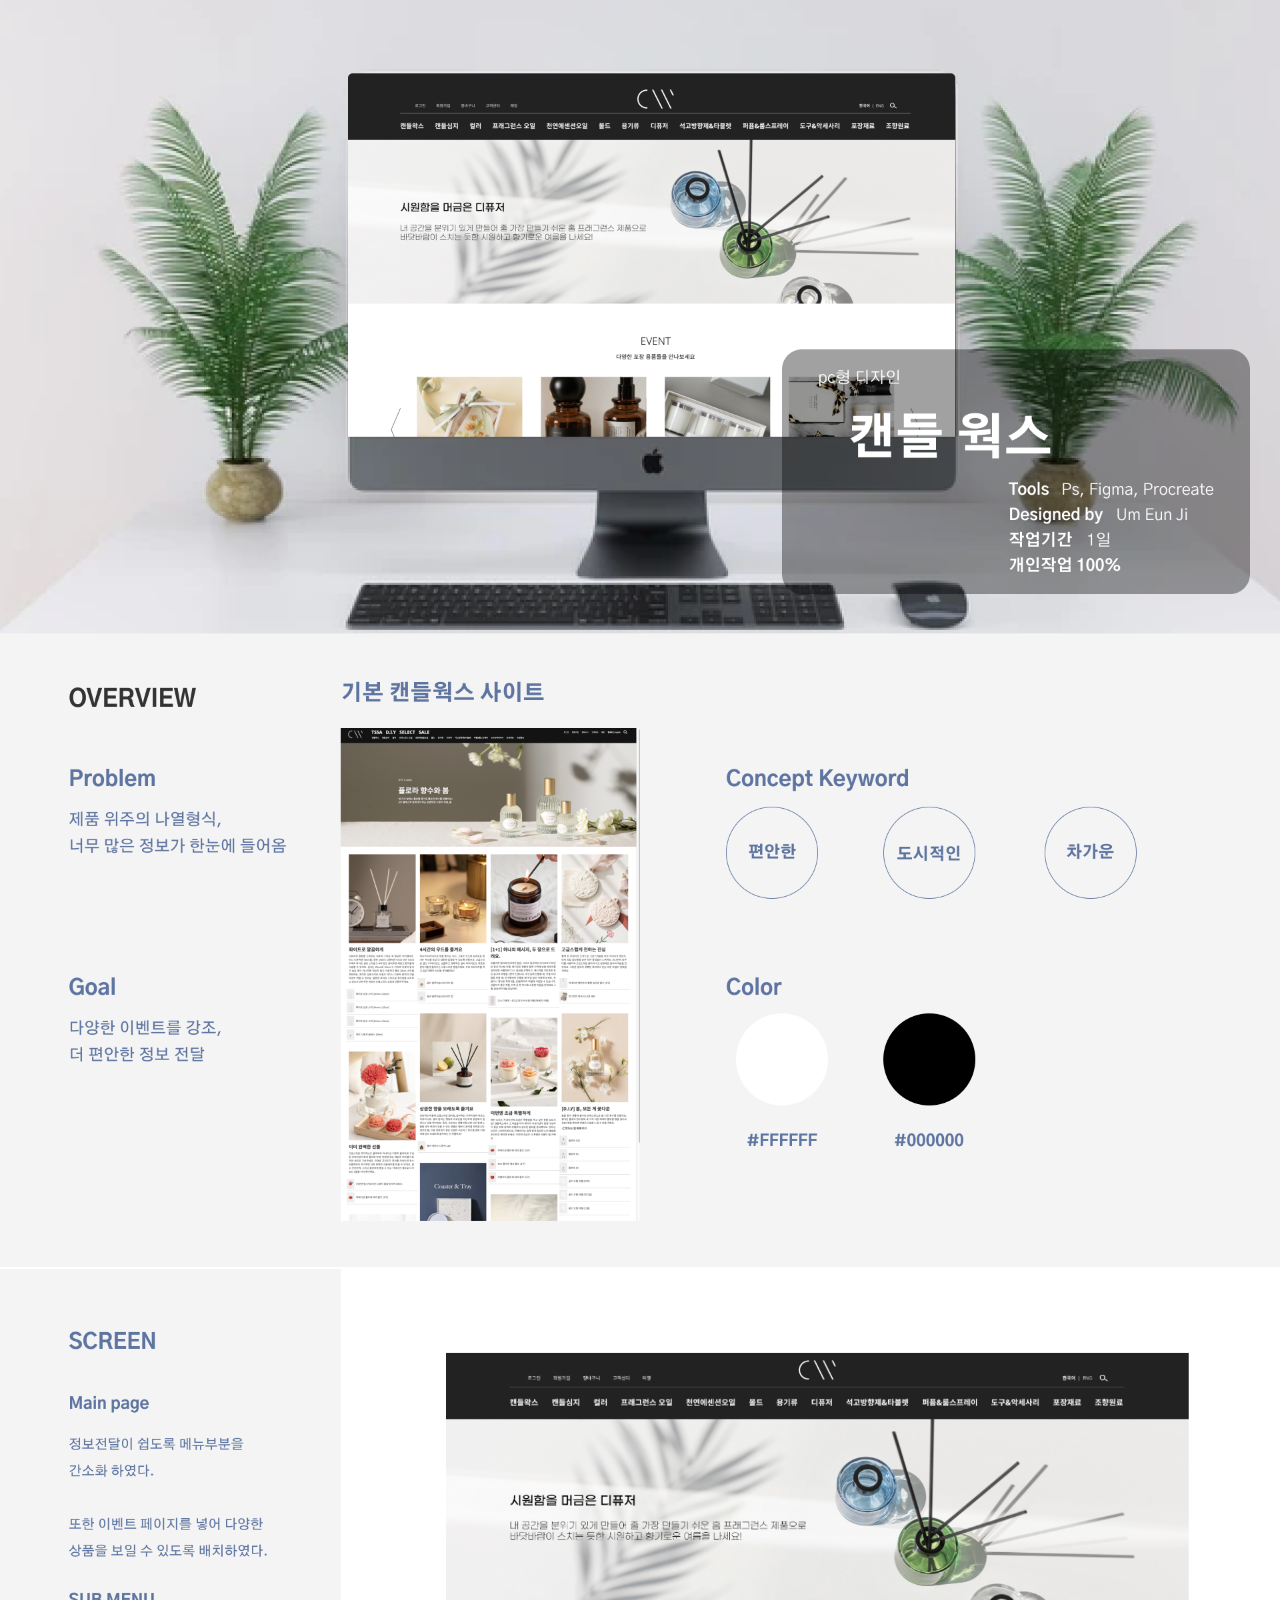
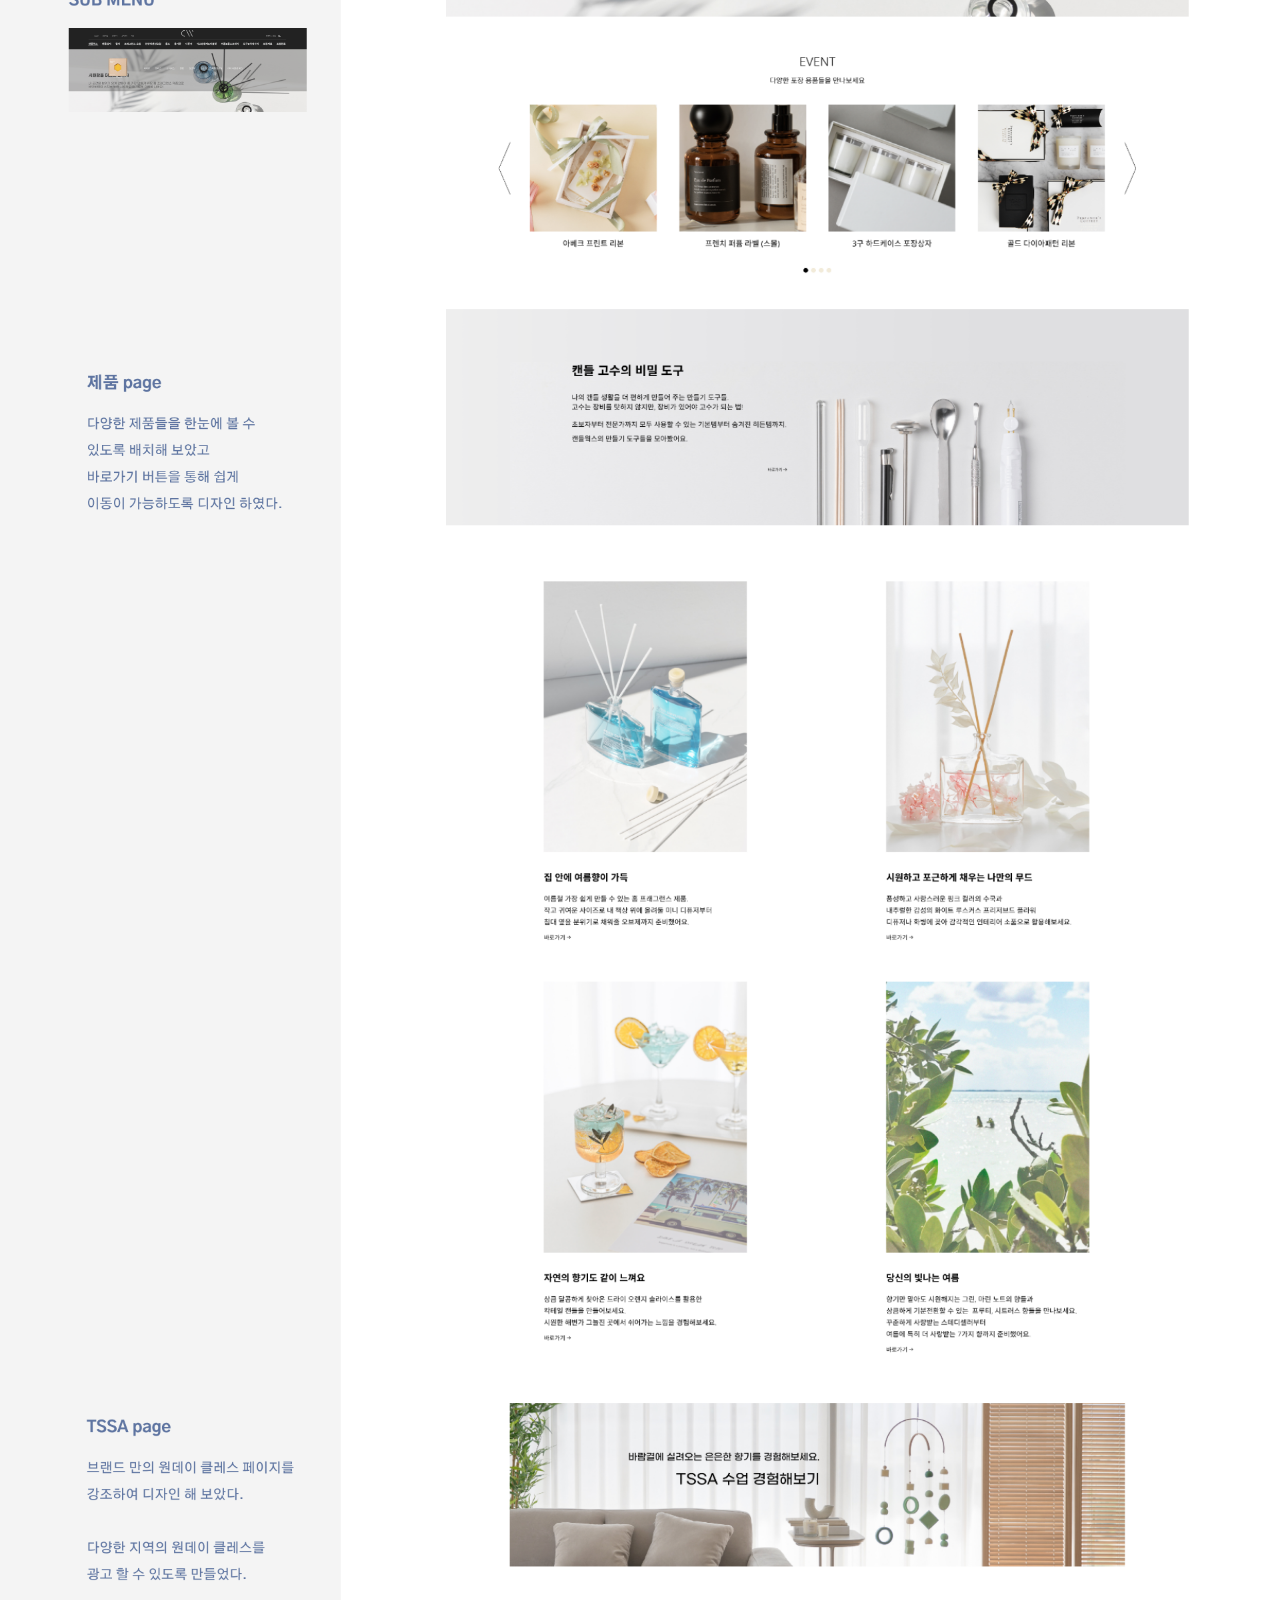
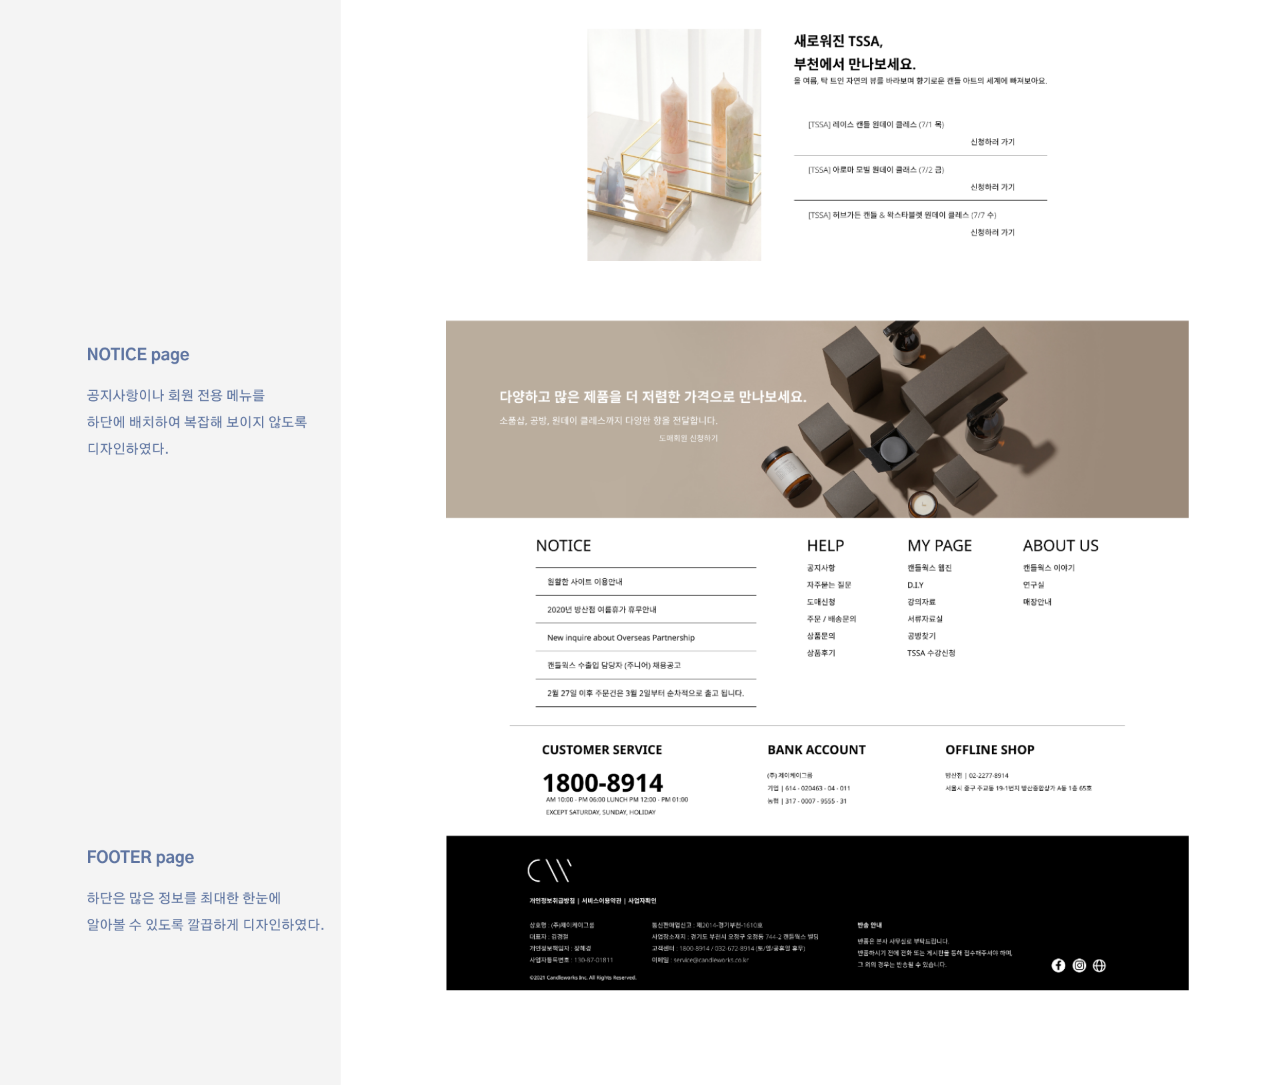
<file: candelworks.html>
<!DOCTYPE html>
<html lang="en">
<head>
    <meta charset="UTF-8">
    <meta http-equiv="X-UA-Compatible" content="IE=edge">
    <meta name="viewport" content="width=device-width, initial-scale=1, minimum-scale=1, maximum-scale=1, user-scalable=no">
    <title>CANDELWORKS</title>
    <style>
        *{
            margin: 0;
            padding: 0;
        }
        img{display: block;}
        body{
            width: 100%;
        }
        body img{width: 100%;}
    </style>
</head>
<body>
    <img src="images/candleworks.png" alt="캔들웍스">
</body>
</html>
</file>
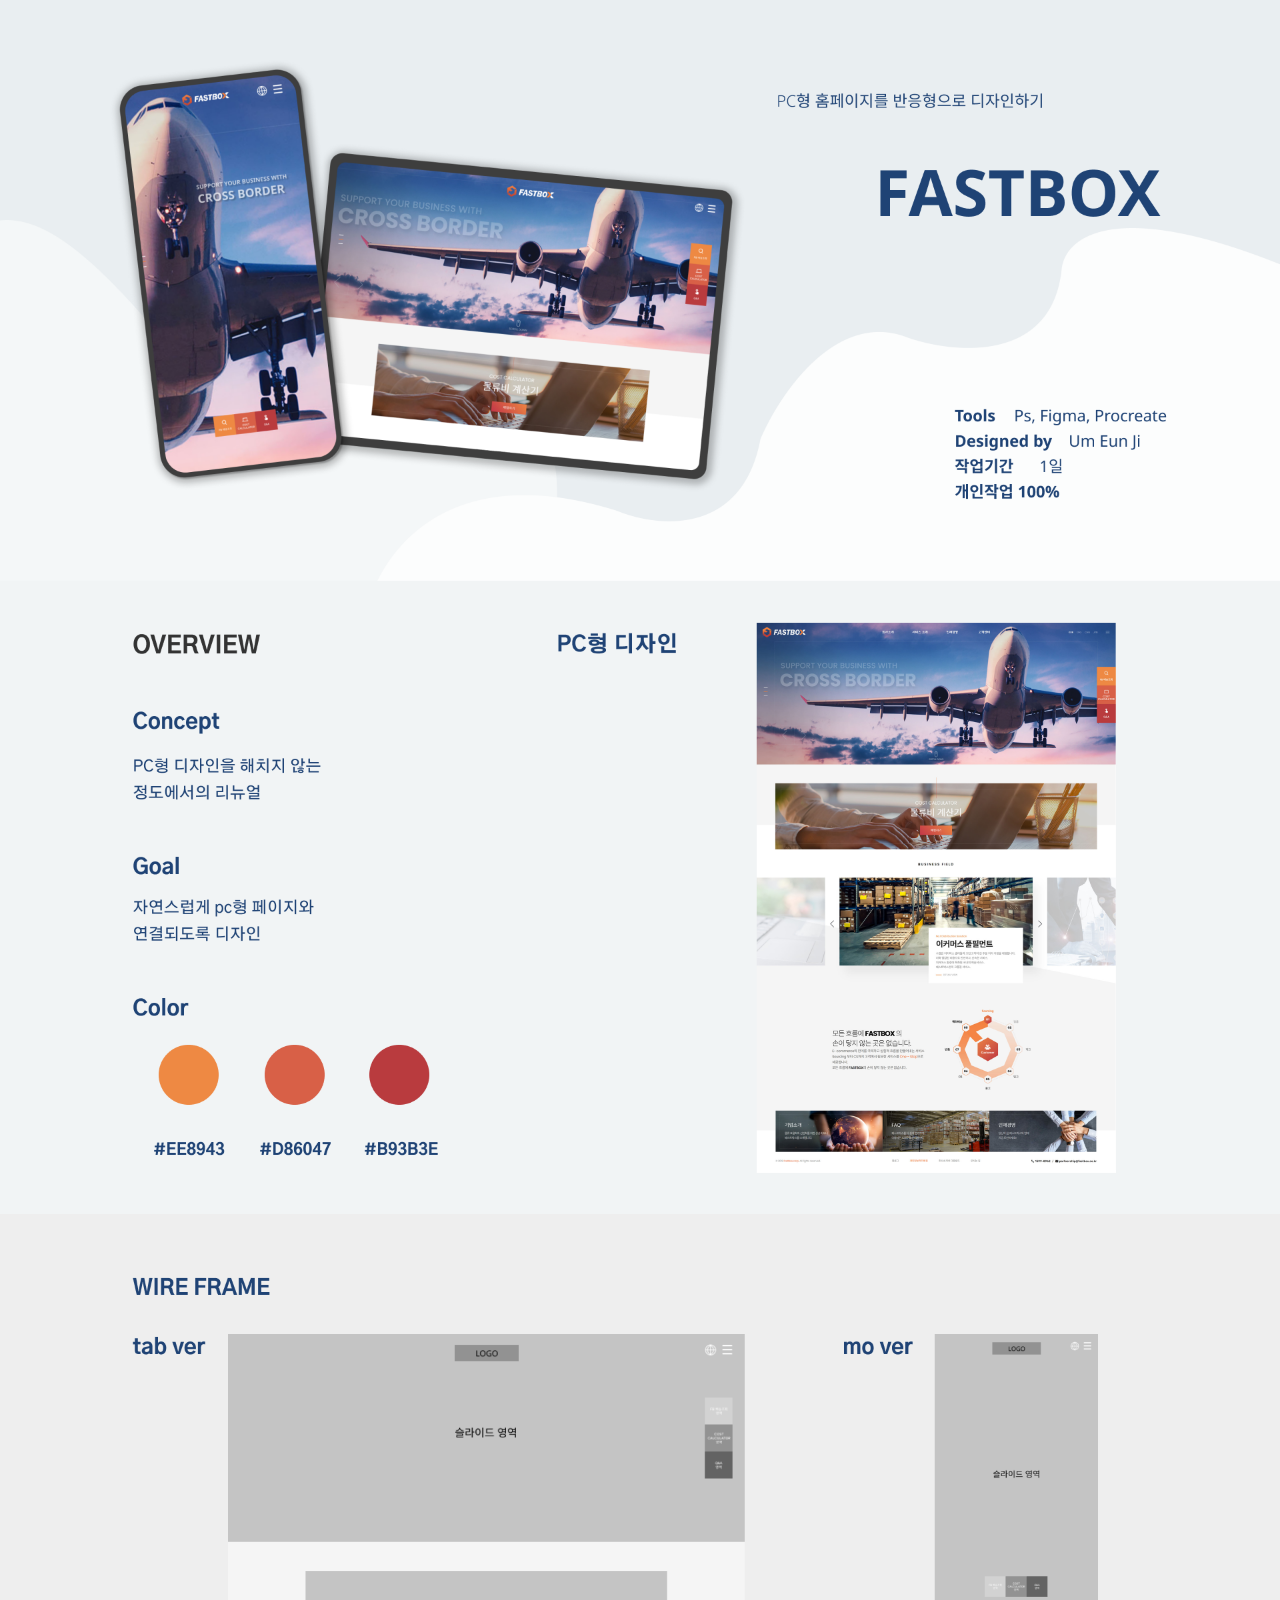
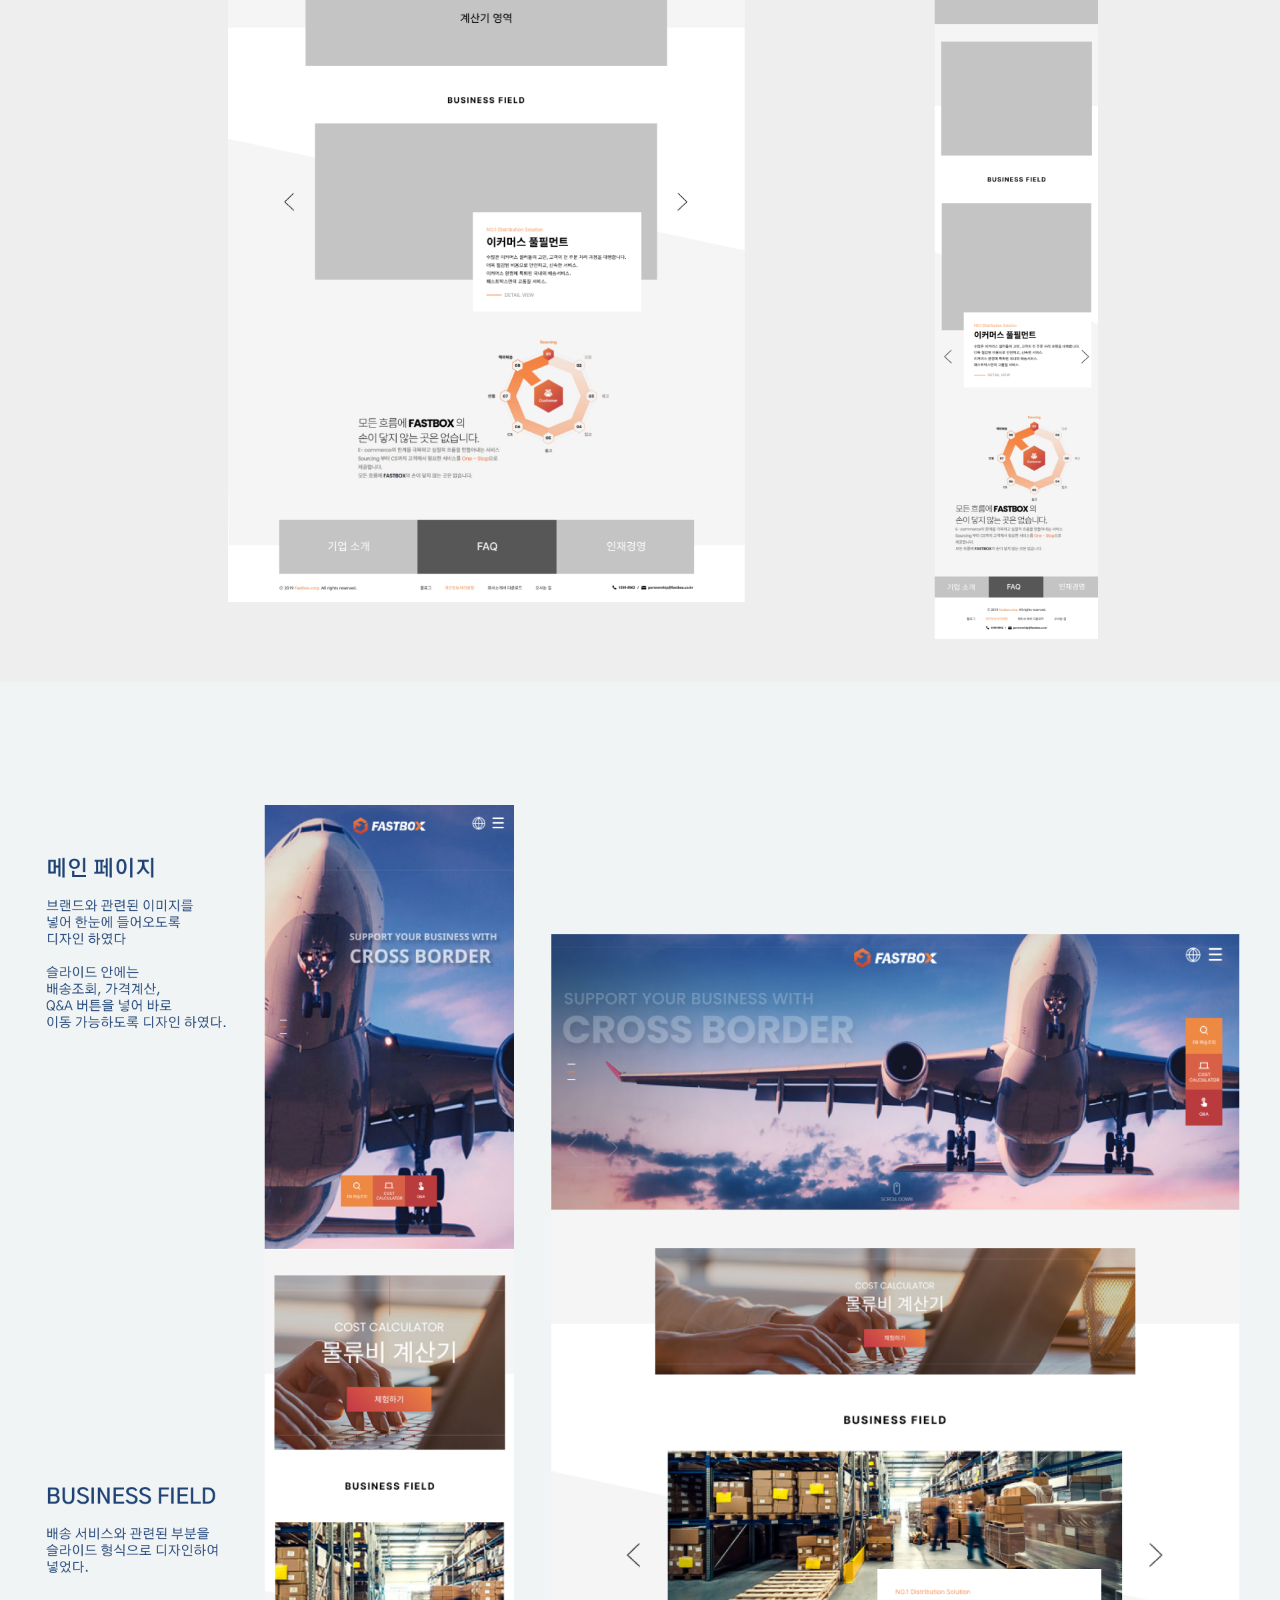
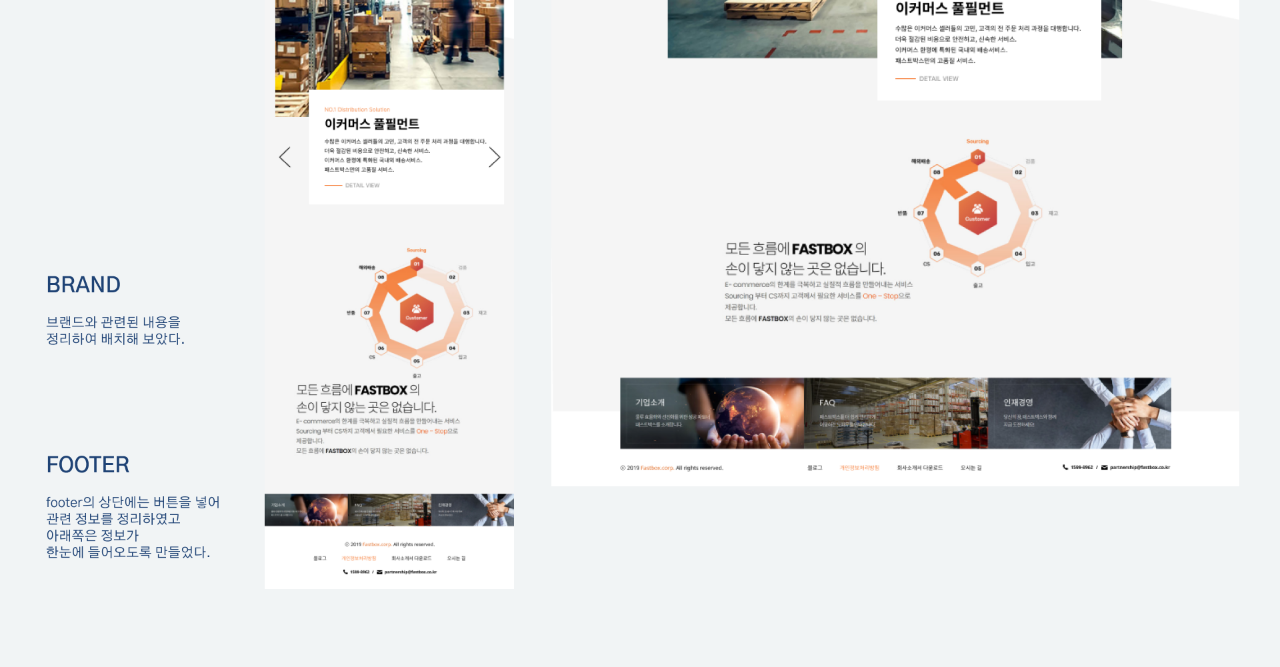
<file: fastbox.html>
<!DOCTYPE html>
<html lang="en">
<head>
    <meta charset="UTF-8">
    <meta http-equiv="X-UA-Compatible" content="IE=edge">
    <meta name="viewport" content="width=device-width, initial-scale=1, minimum-scale=1, maximum-scale=1, user-scalable=no">
    <title>FASTBOX</title>
    <style>
        *{
            margin: 0;
            padding: 0;
        }
        img{display: block;}
        body{
            width: 100%;
        }
        body img{width: 100%;}
    </style>
</head>
<body>
    <img src="images/fastbox.png" alt="FASTBOX">
</body>
</html>
</file>
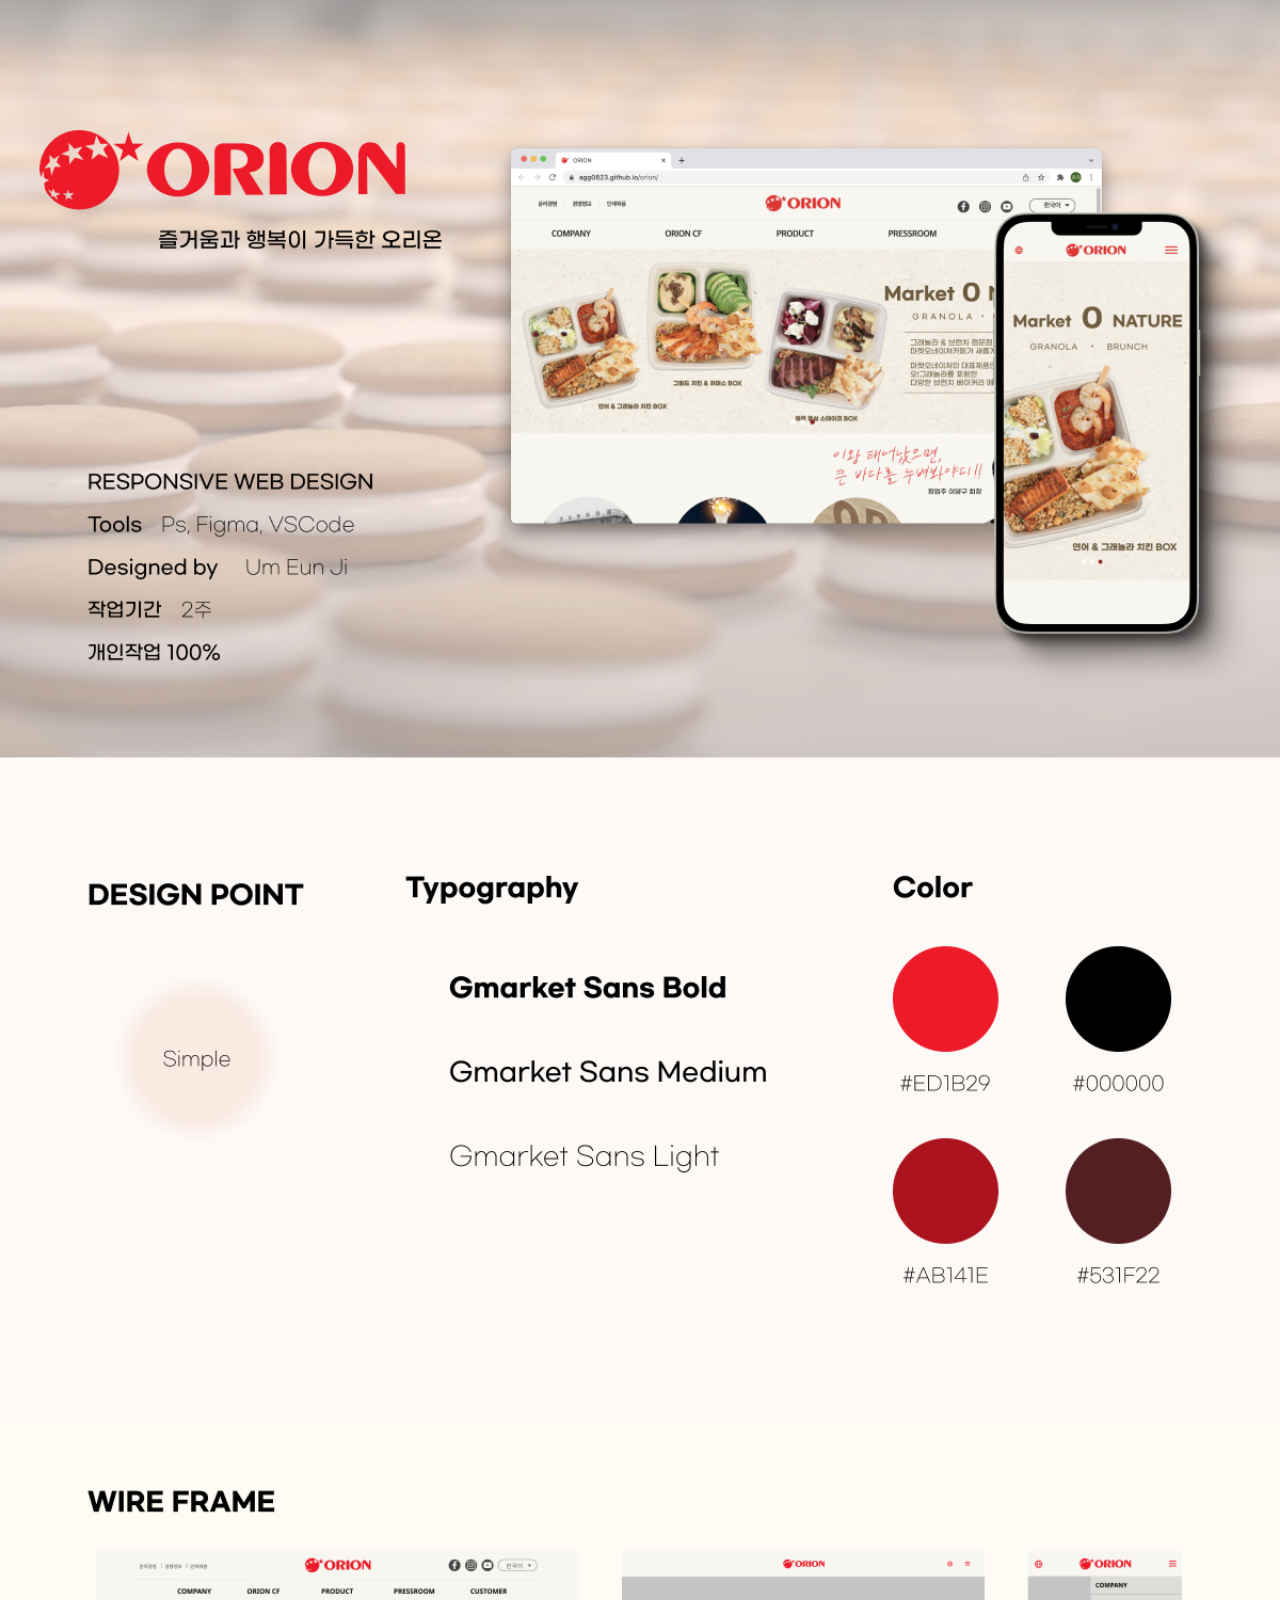
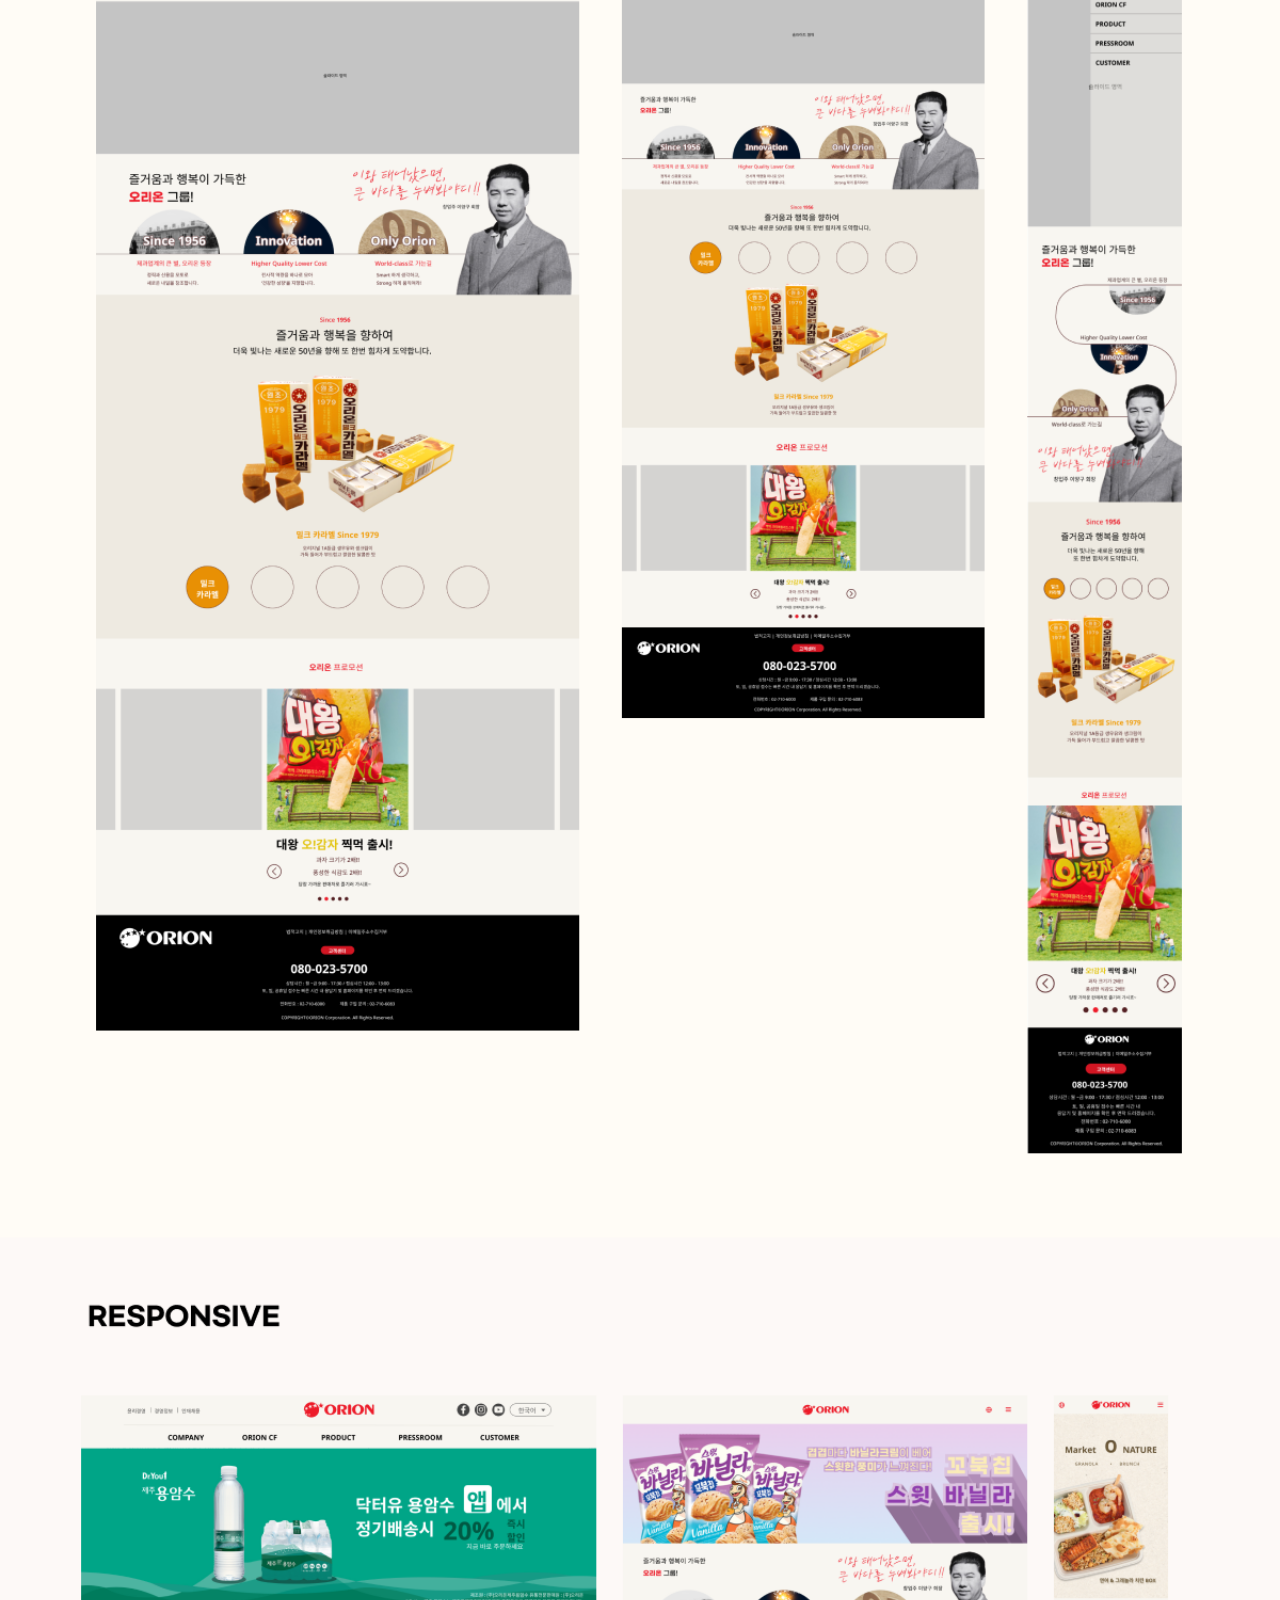
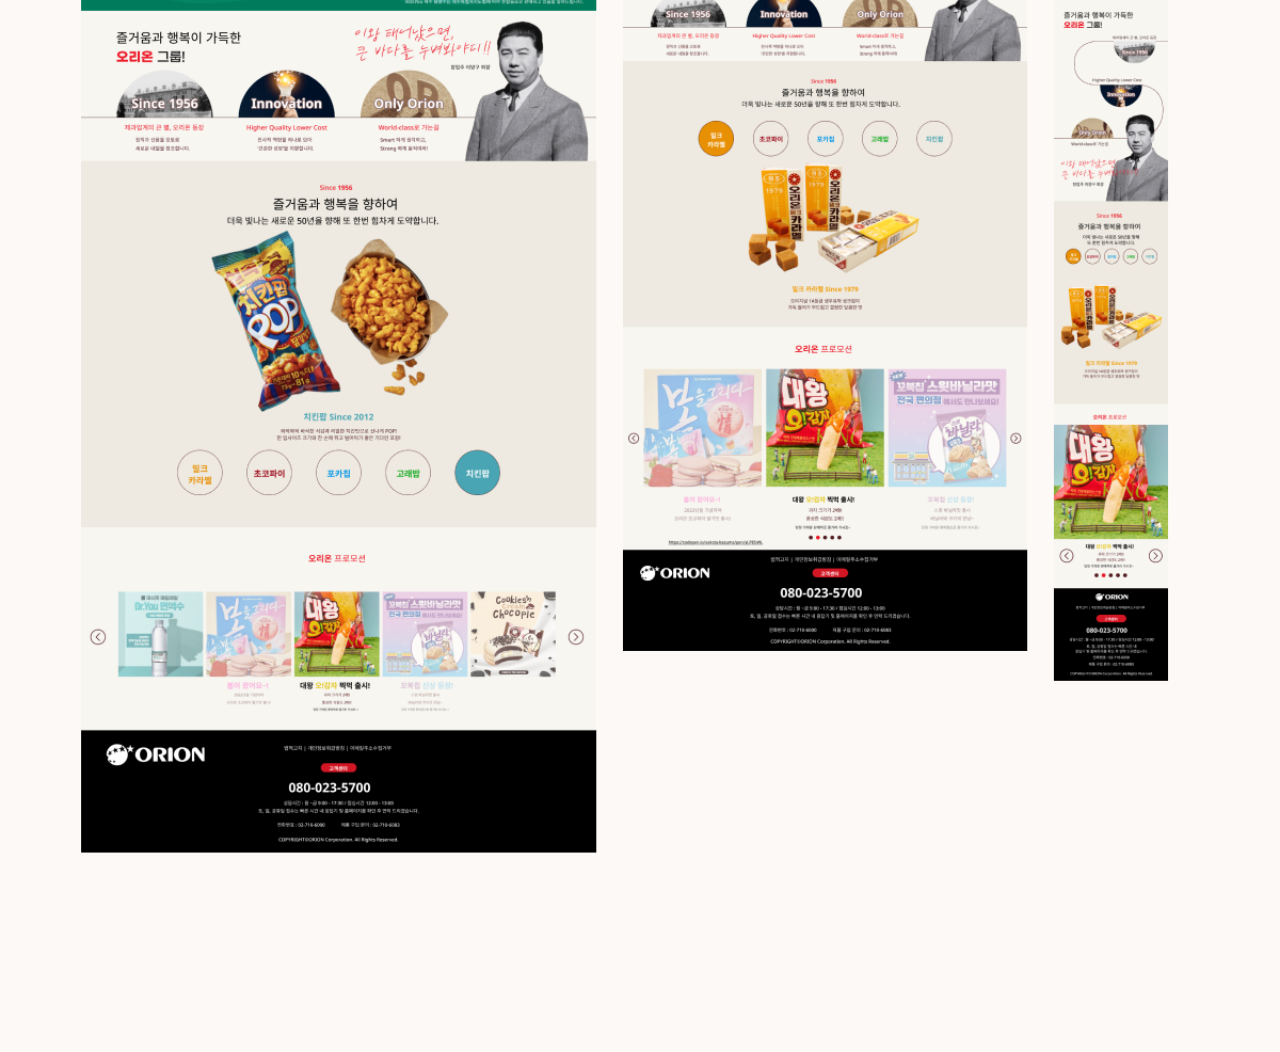
<file: orion.html>
<!DOCTYPE html>
<html lang="en">
<head>
    <meta charset="UTF-8">
    <meta http-equiv="X-UA-Compatible" content="IE=edge">
    <meta name="viewport" content="width=device-width, initial-scale=1, minimum-scale=1, maximum-scale=1, user-scalable=no">
    <title>ORION</title>
    <style>
        *{
            margin: 0;
            padding: 0;
        }
        img{display: block;}
        body{
            width: 100%;
        }
        body img{width: 100%;}
    </style>
</head>
<body>
    <img src="images/orion.png" alt="orion">
</body>
</html>
</file>
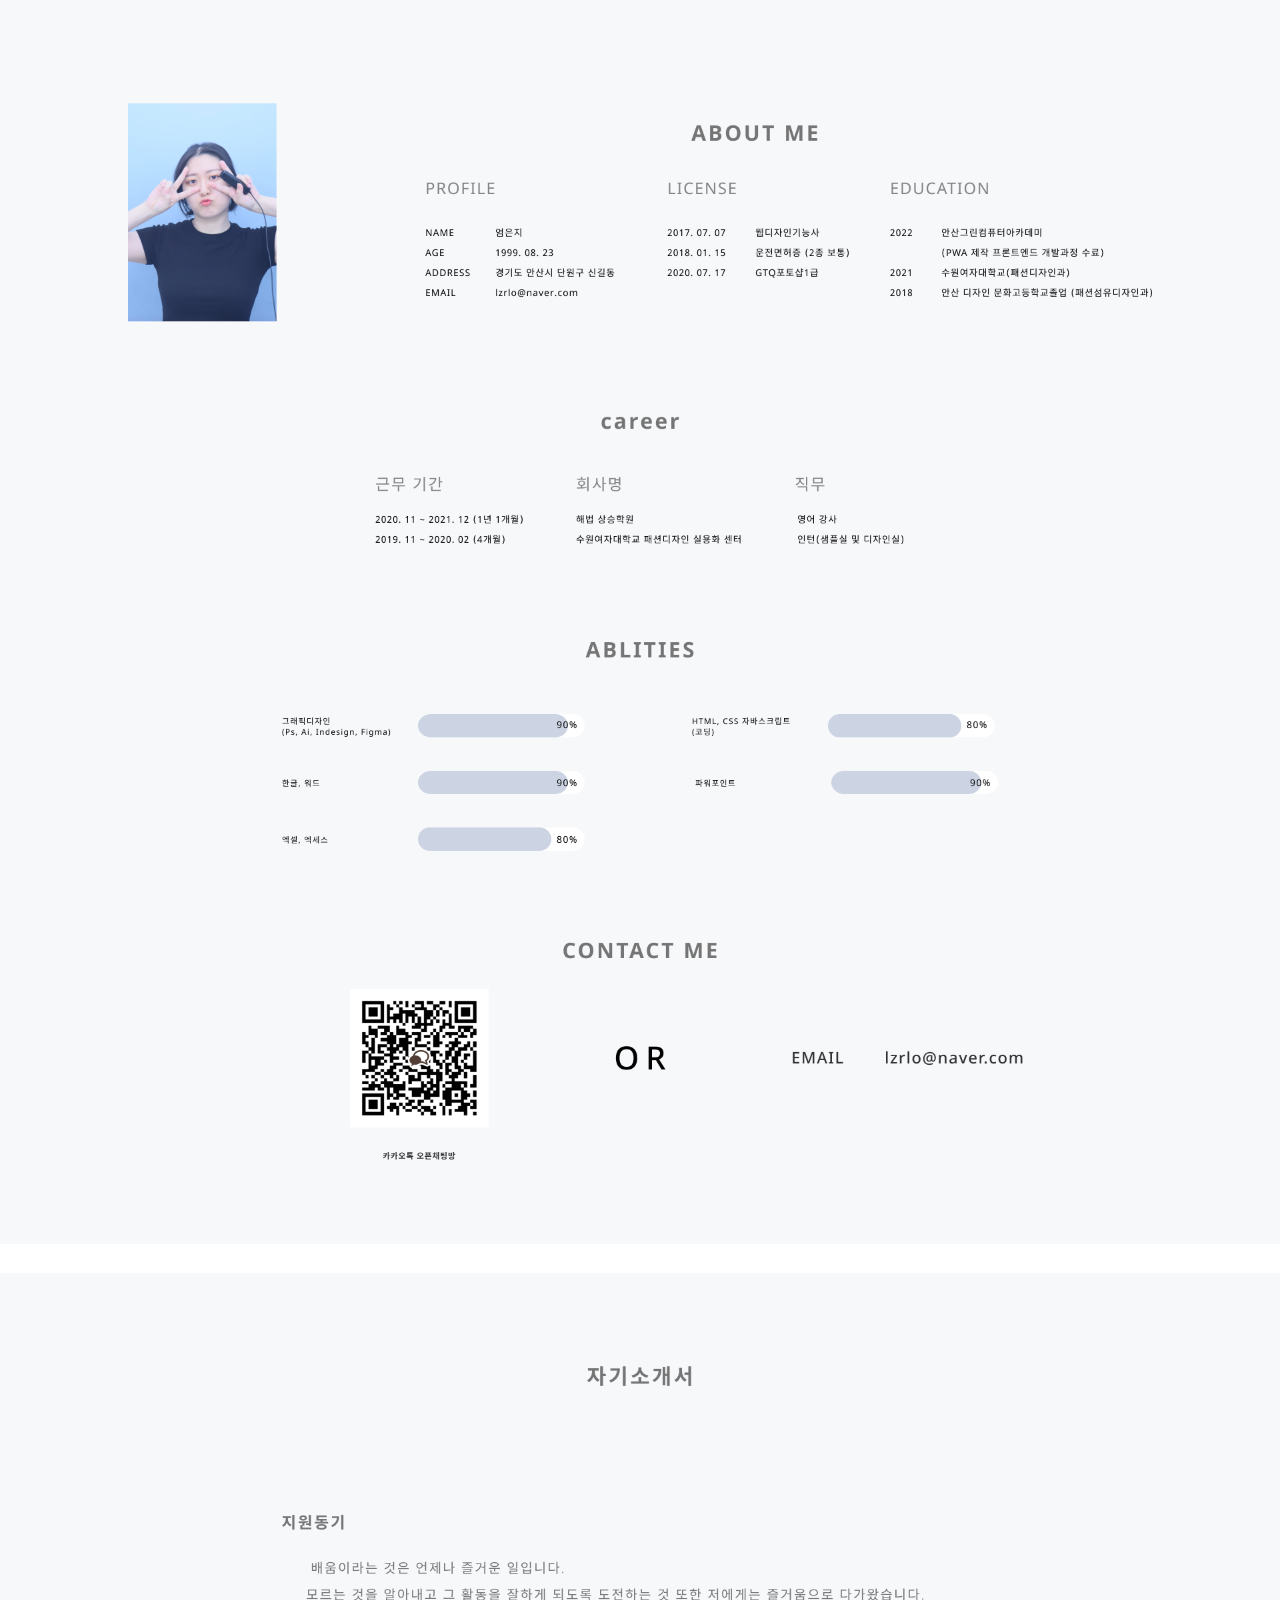
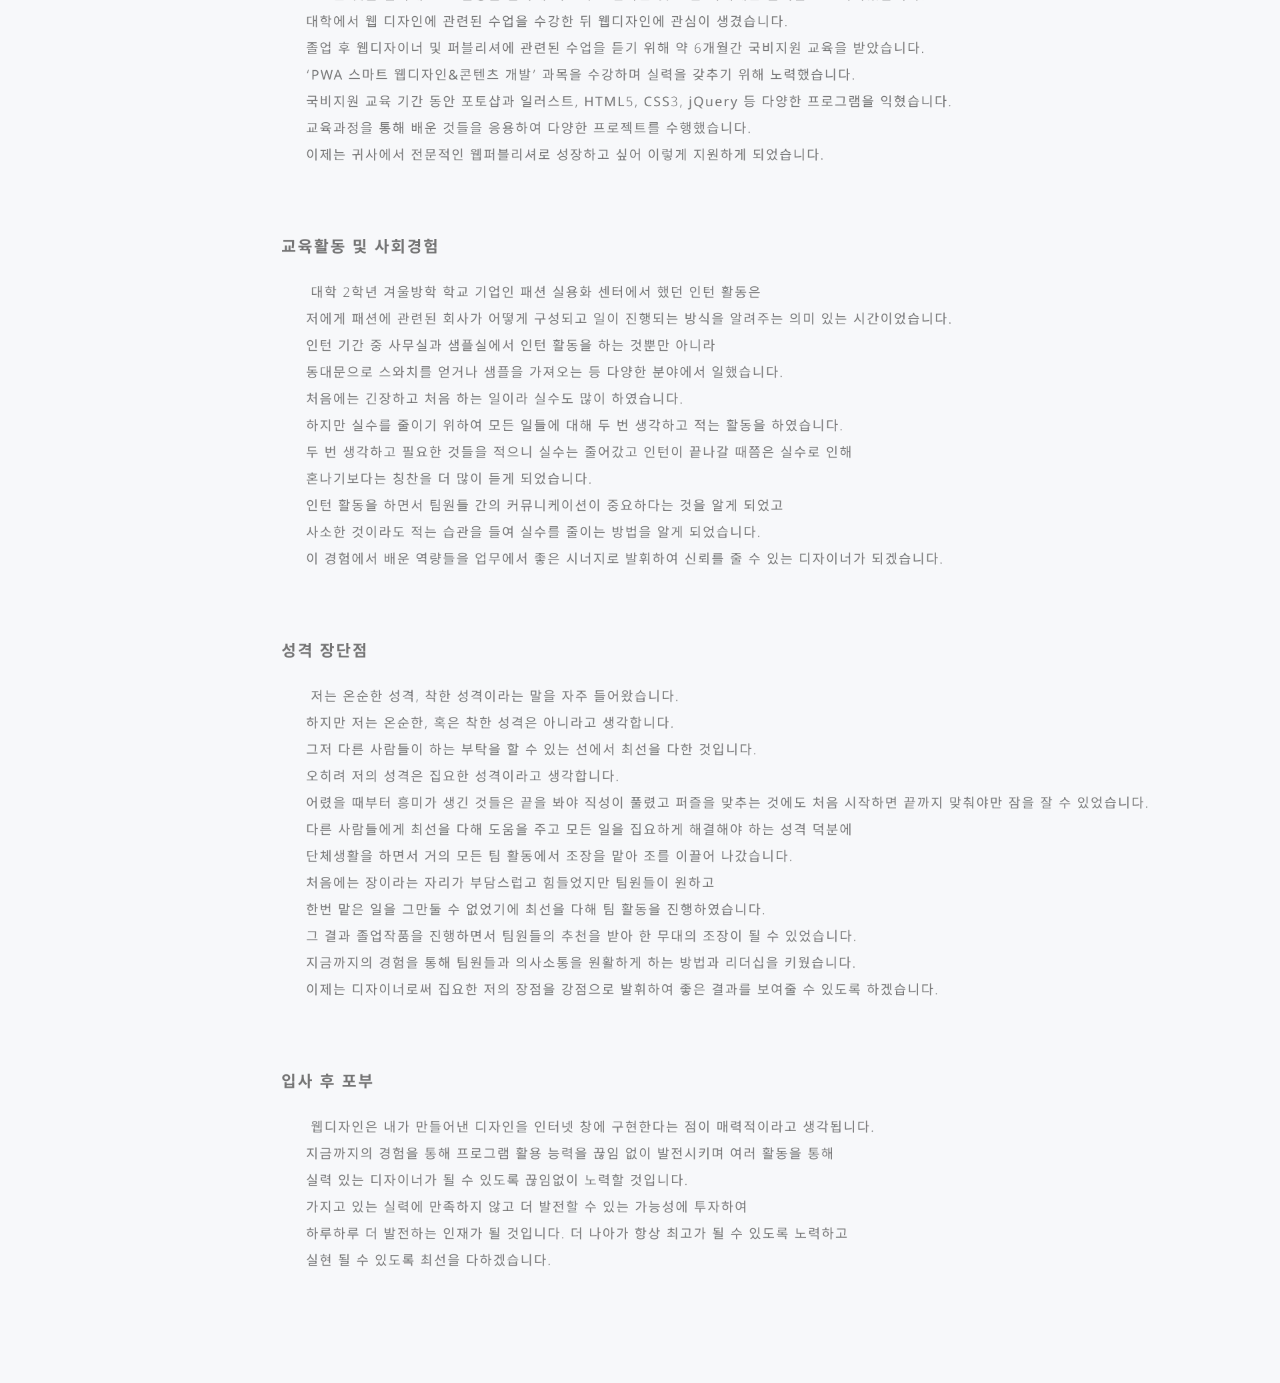
<file: resume.html>
<!DOCTYPE html>
<html lang="en">
<head>
    <meta charset="UTF-8">
    <meta http-equiv="X-UA-Compatible" content="IE=edge">
    <meta name="viewport" content="width=device-width, initial-scale=1, minimum-scale=1, maximum-scale=1, user-scalable=no">
    <title>엄은지의 이력서</title>
    <style>
        *{
            margin: 0;
            padding: 0;
        }
        img{display: block;}
        body{
            width: 100%;
        }
        body img{width: 100%;}
    </style>
</head>
<body>
    <img src="images/resume.png" alt="이력서">
</body>
</html>
</file>
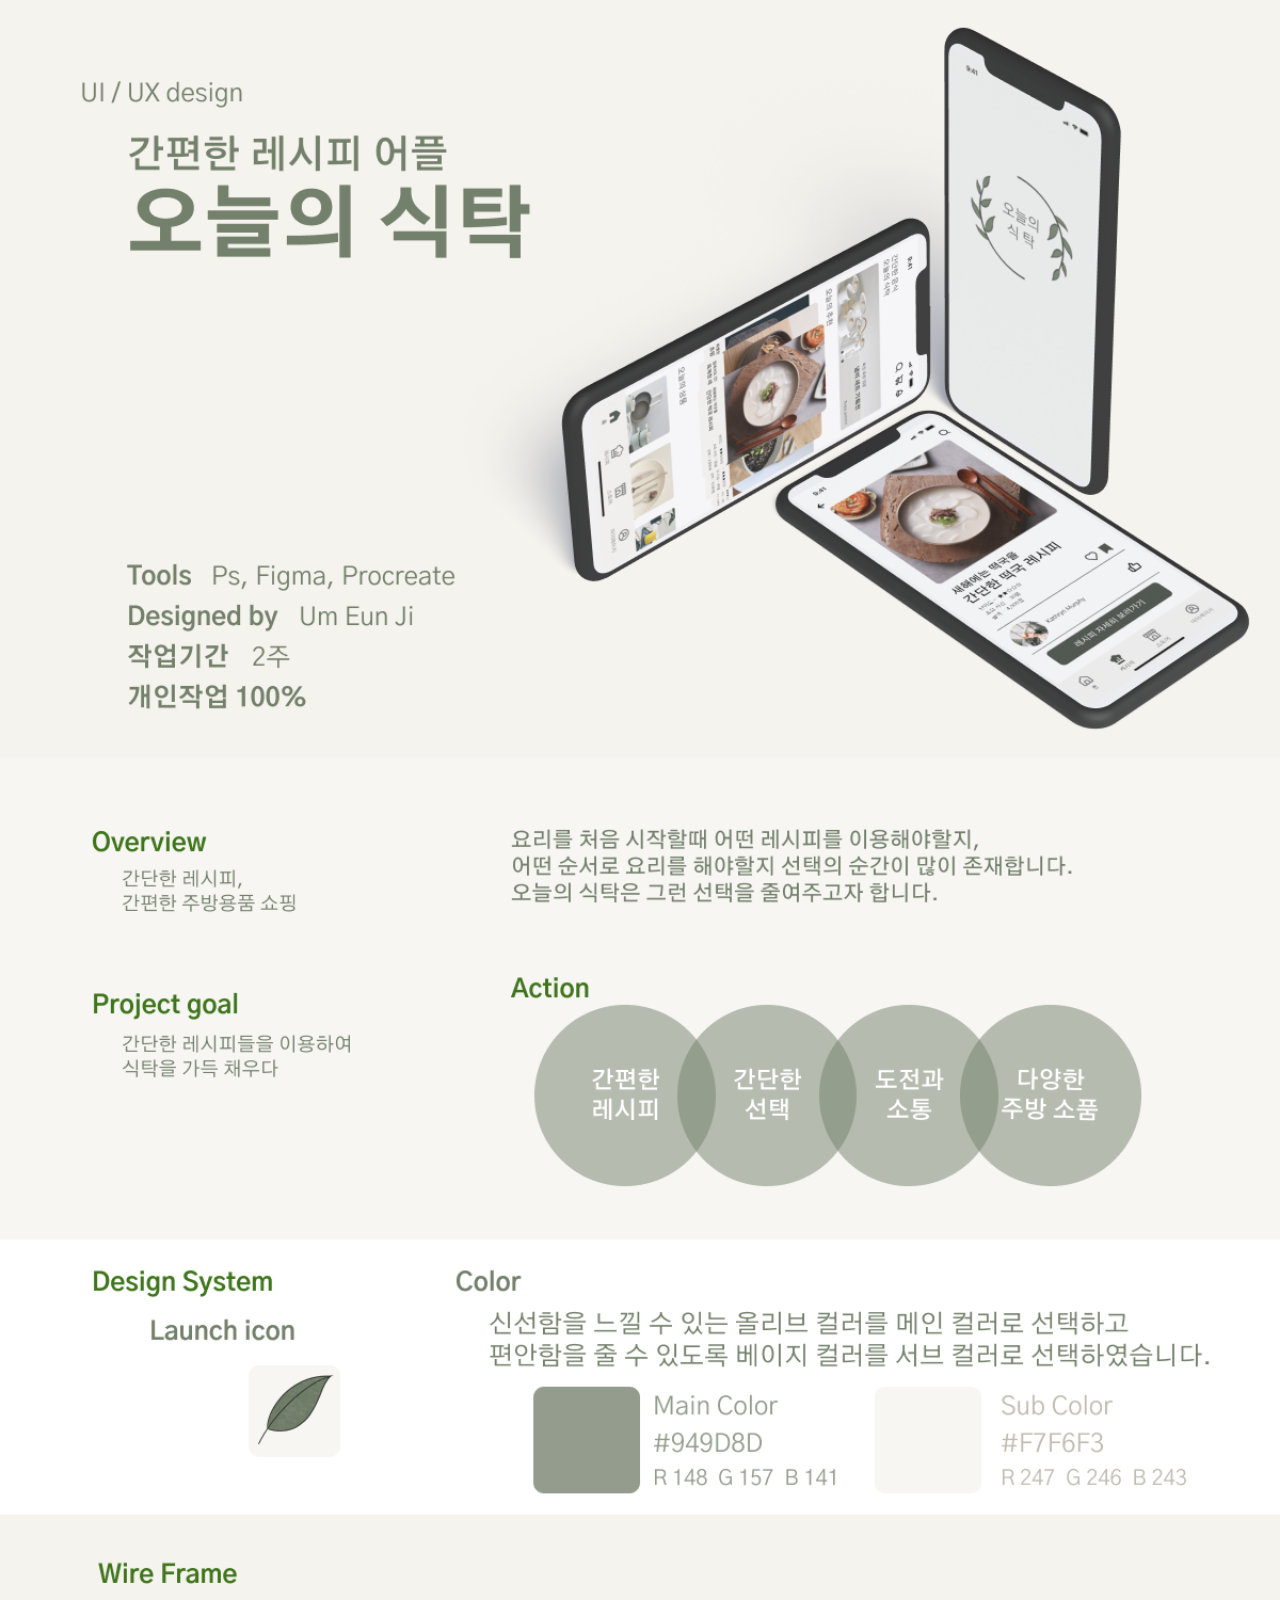
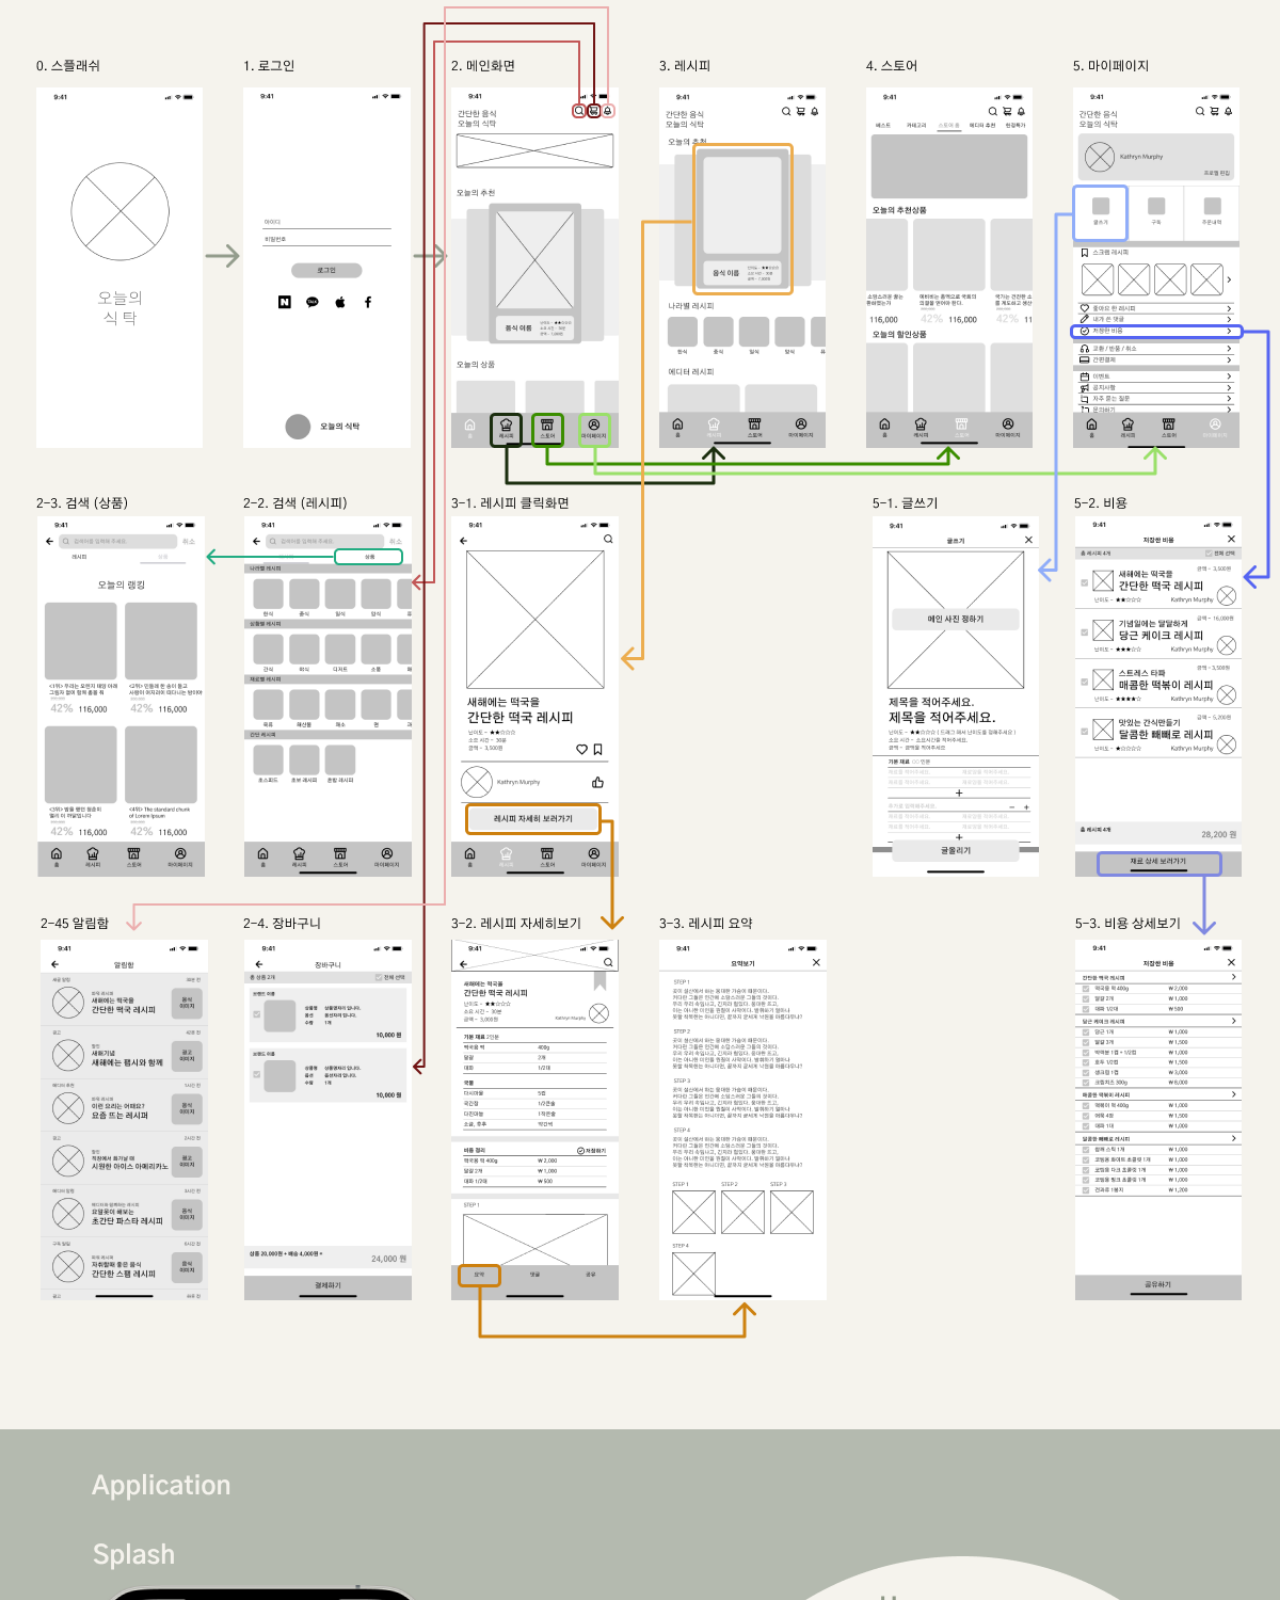
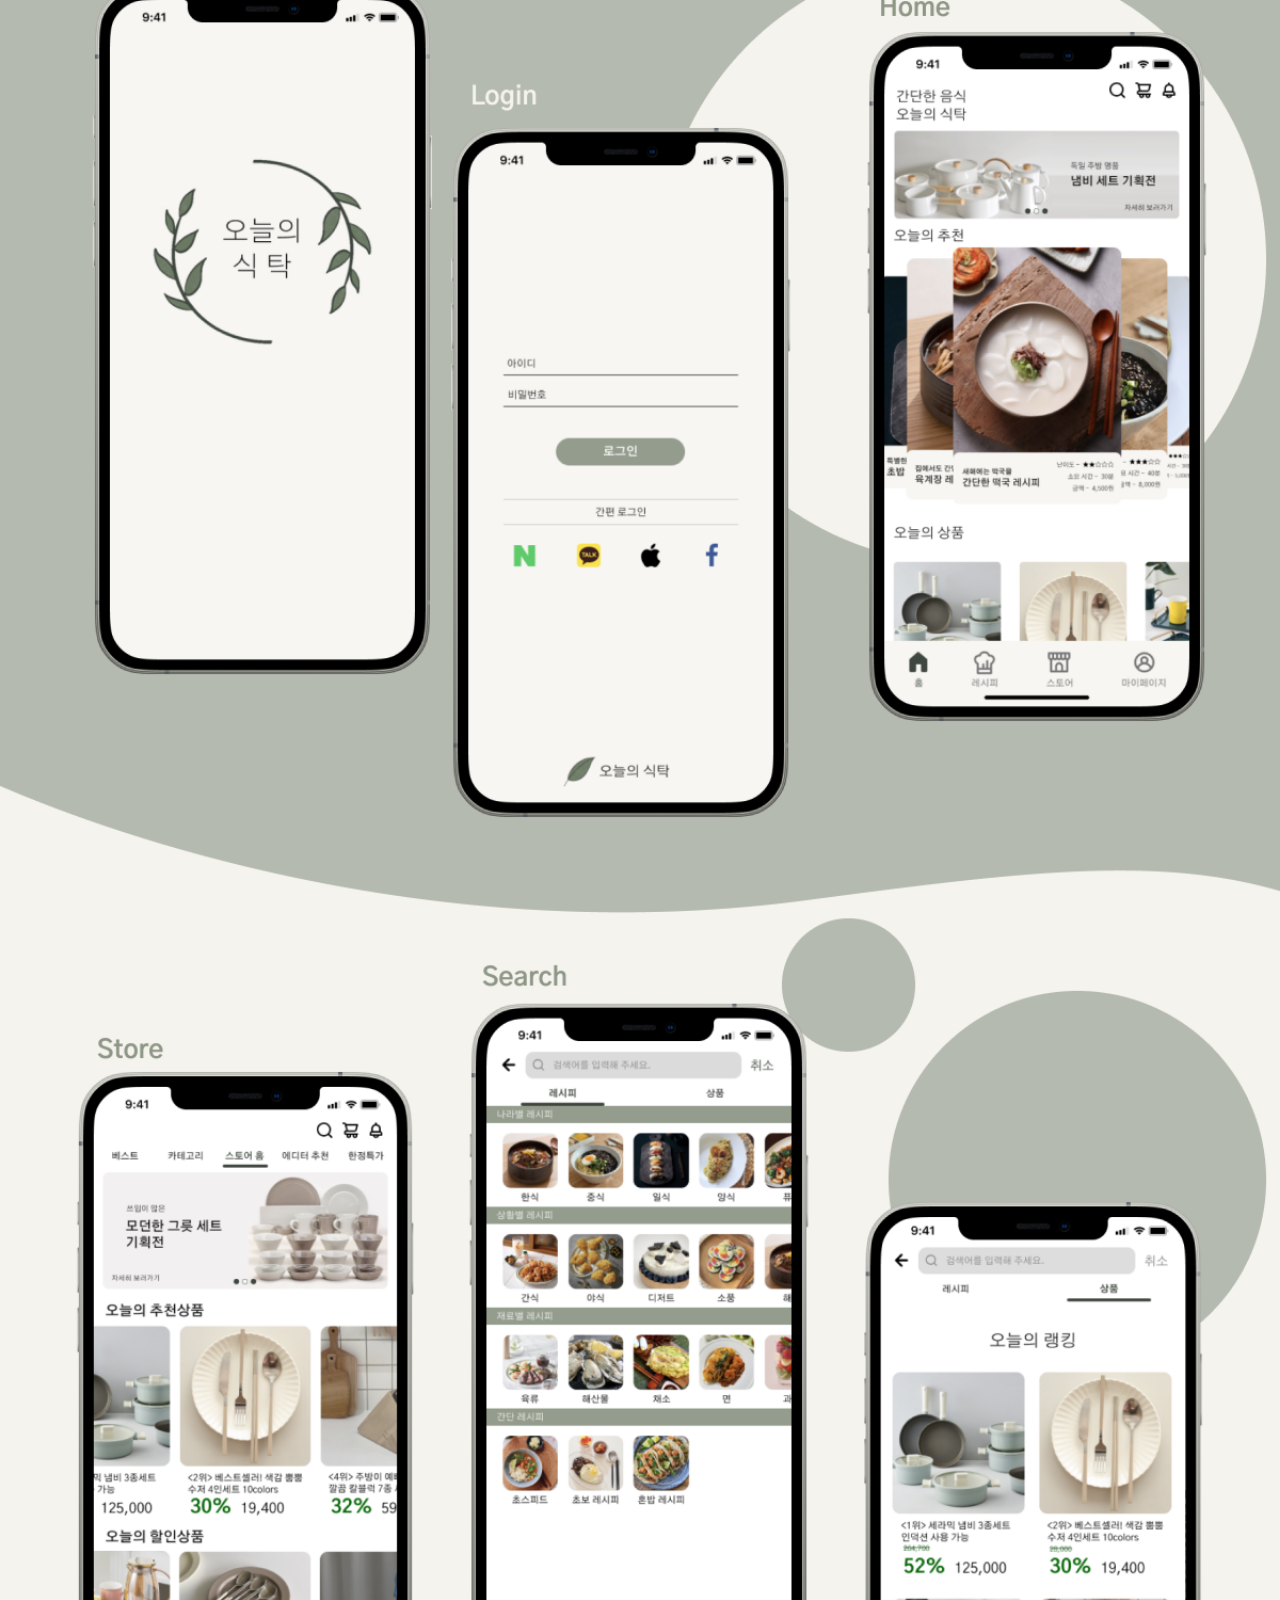
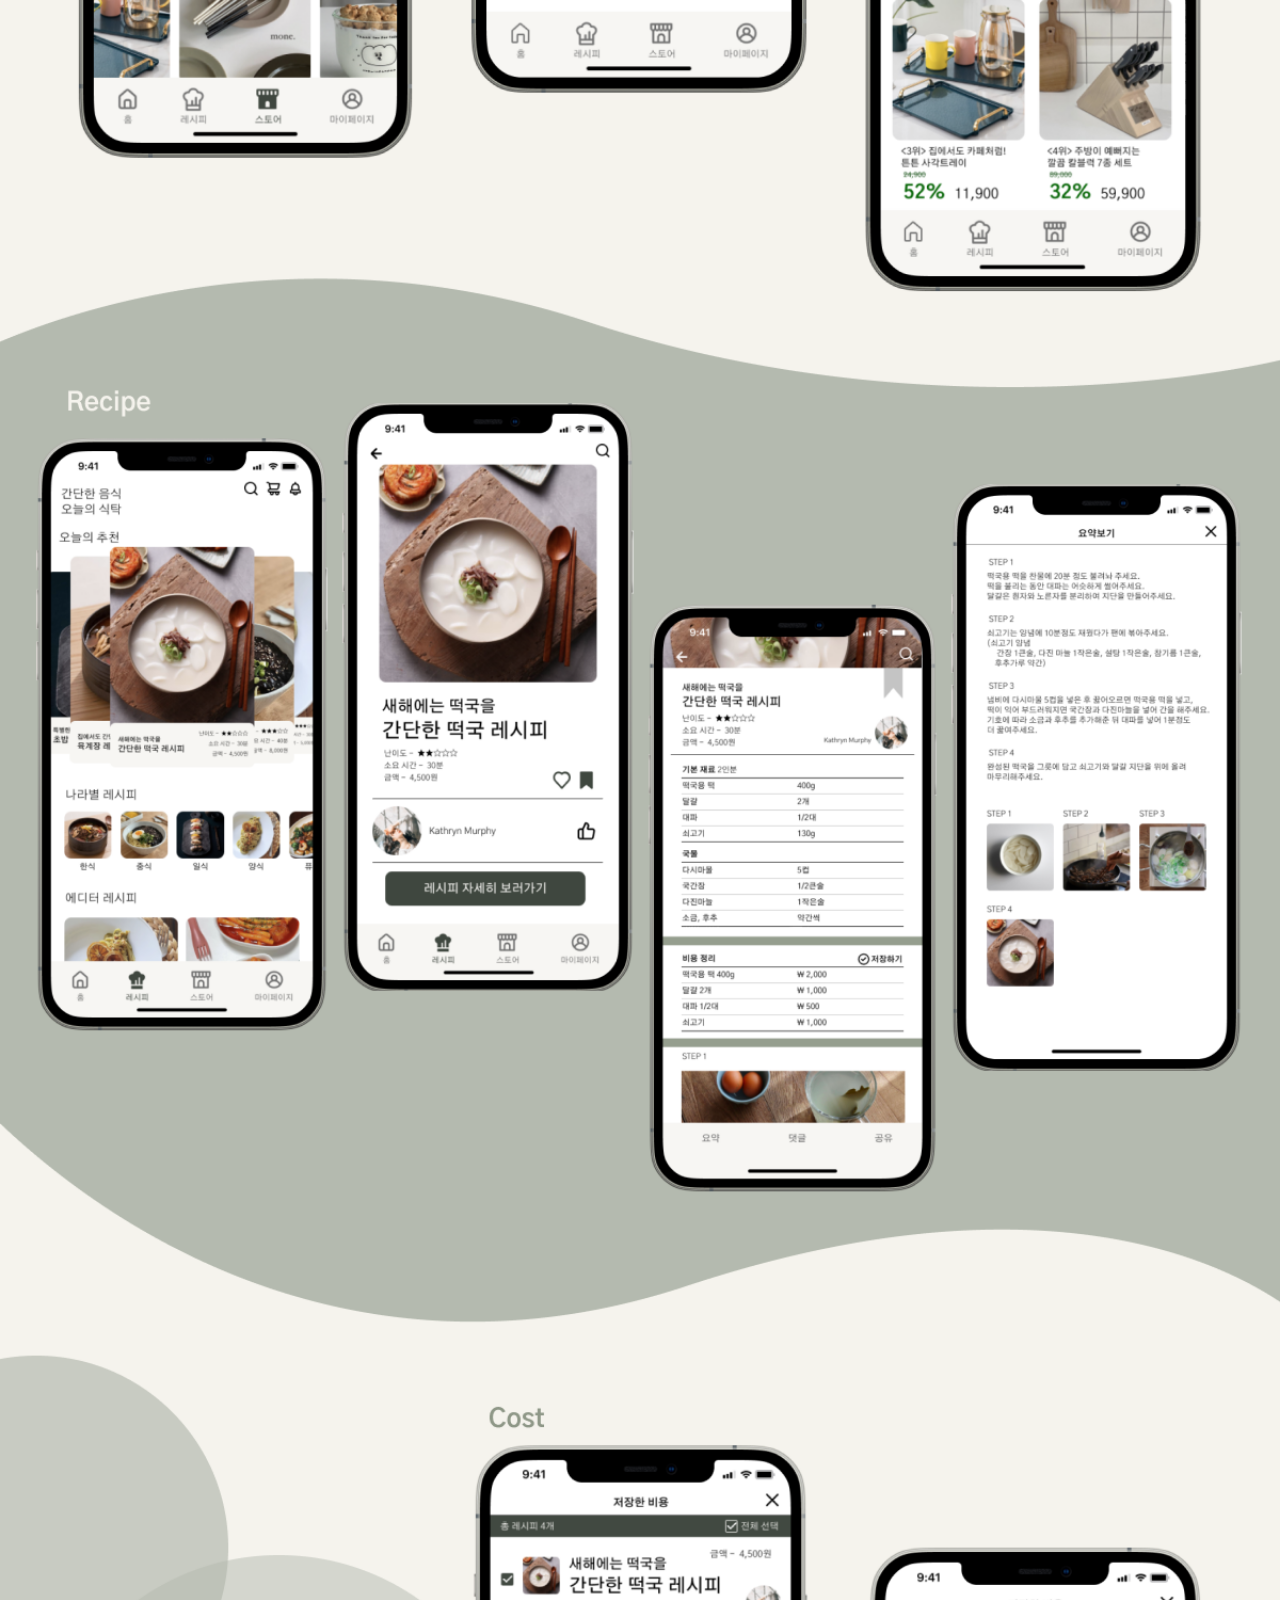
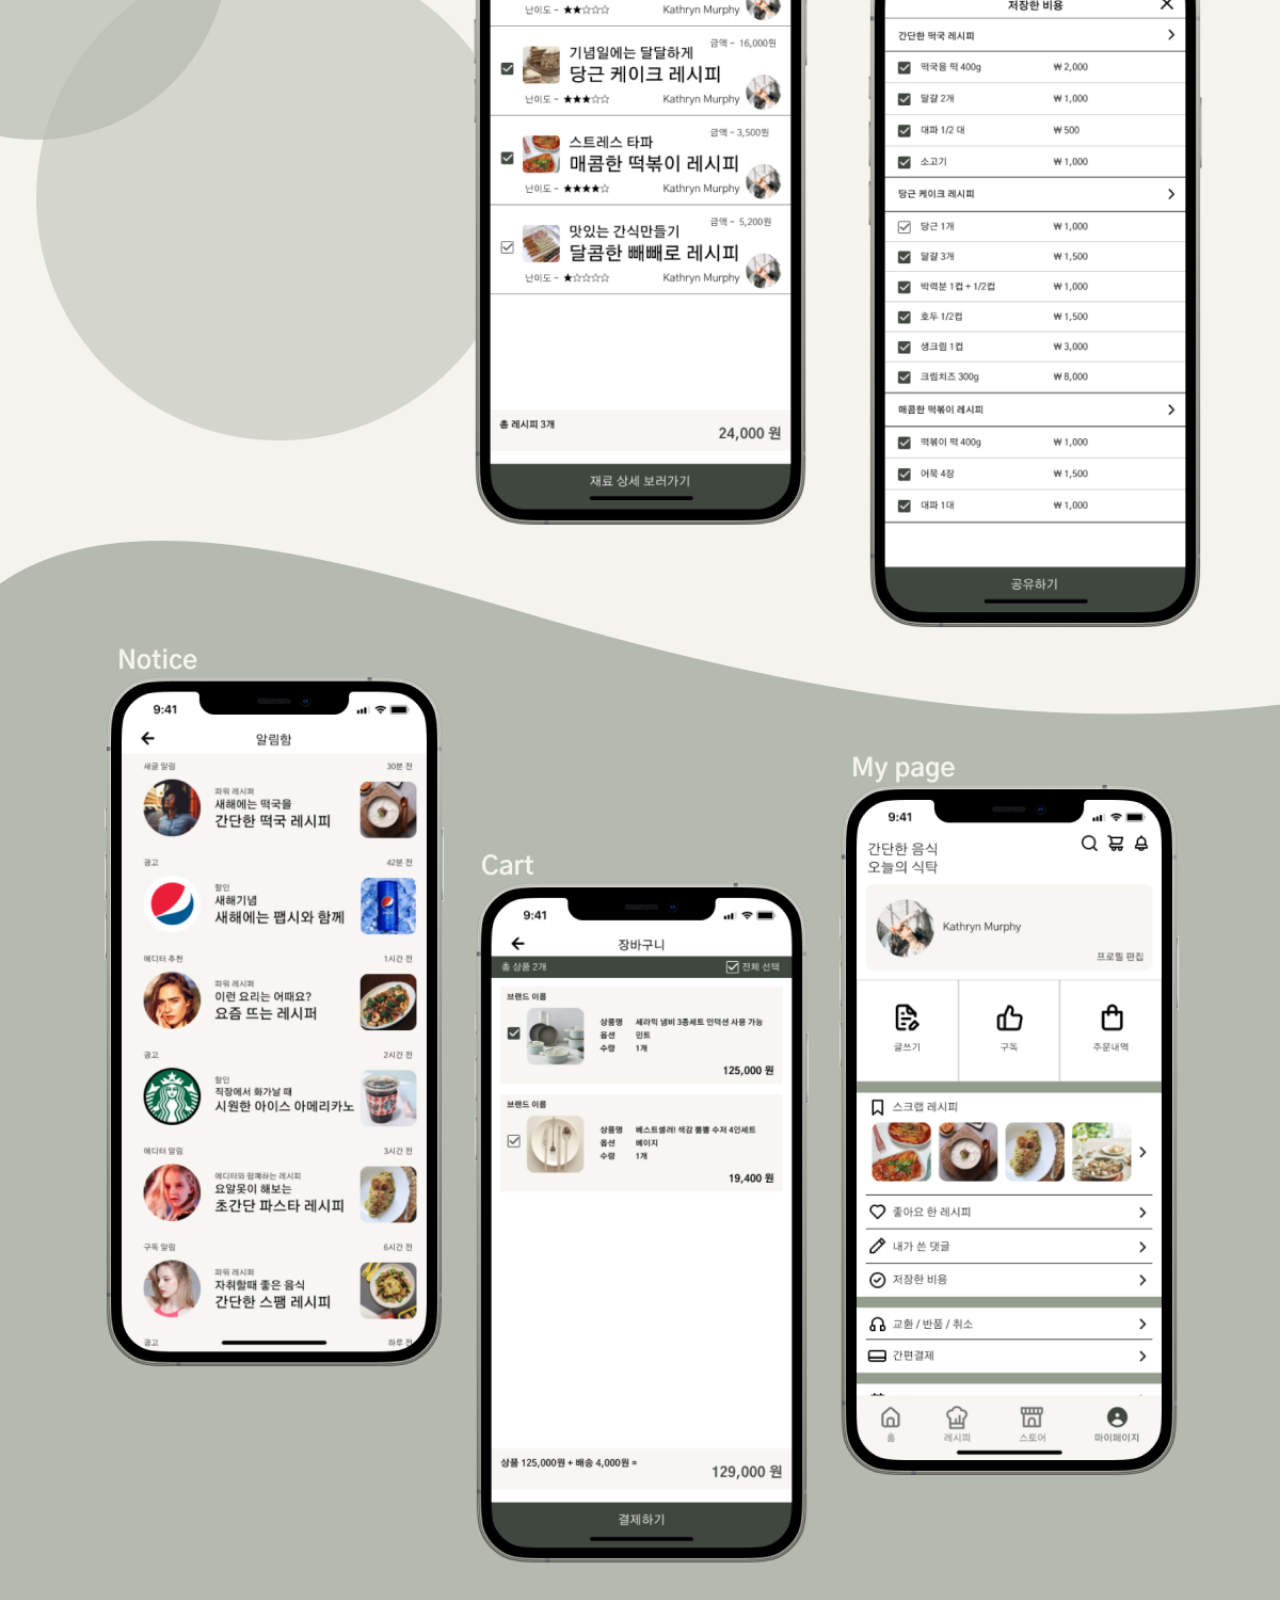
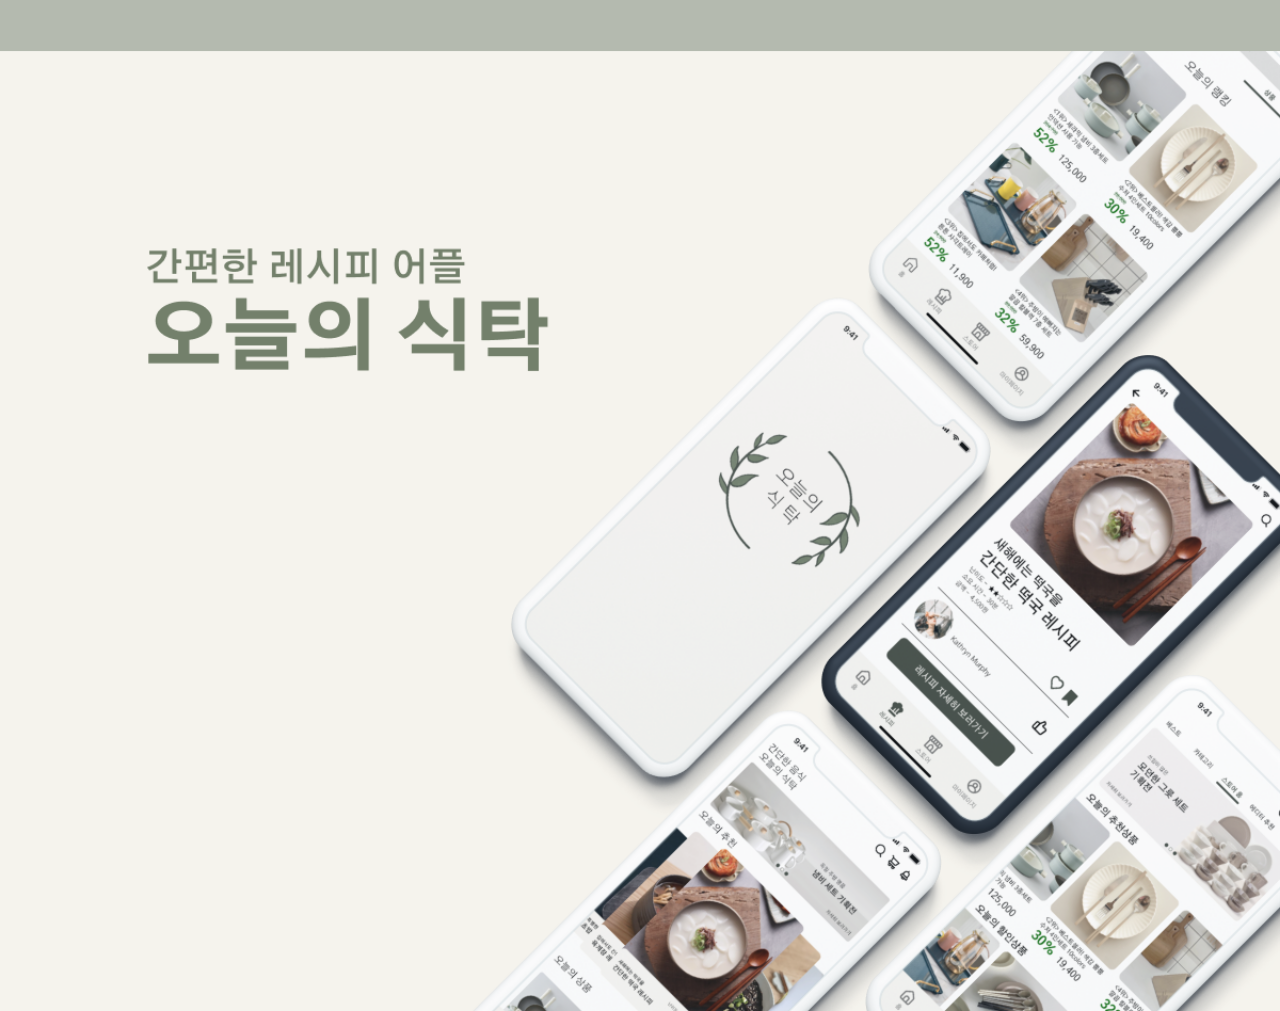
<file: todaystable.html>
<!DOCTYPE html>
<html lang="en">
<head>
    <meta charset="UTF-8">
    <meta http-equiv="X-UA-Compatible" content="IE=edge">
    <meta name="viewport" content="width=device-width, initial-scale=1, minimum-scale=1, maximum-scale=1, user-scalable=no">
    <title>오늘의 식탁</title>
    <style>
        *{
            margin: 0;
            padding: 0;
        }
        img{display: block;}
        body{
            width: 100%;
        }
        body img{width: 100%;}
    </style>
</head>
<body>
    <img src="images/todaystable.png" alt="오늘의 식탁">
</body>
</html>
</file>
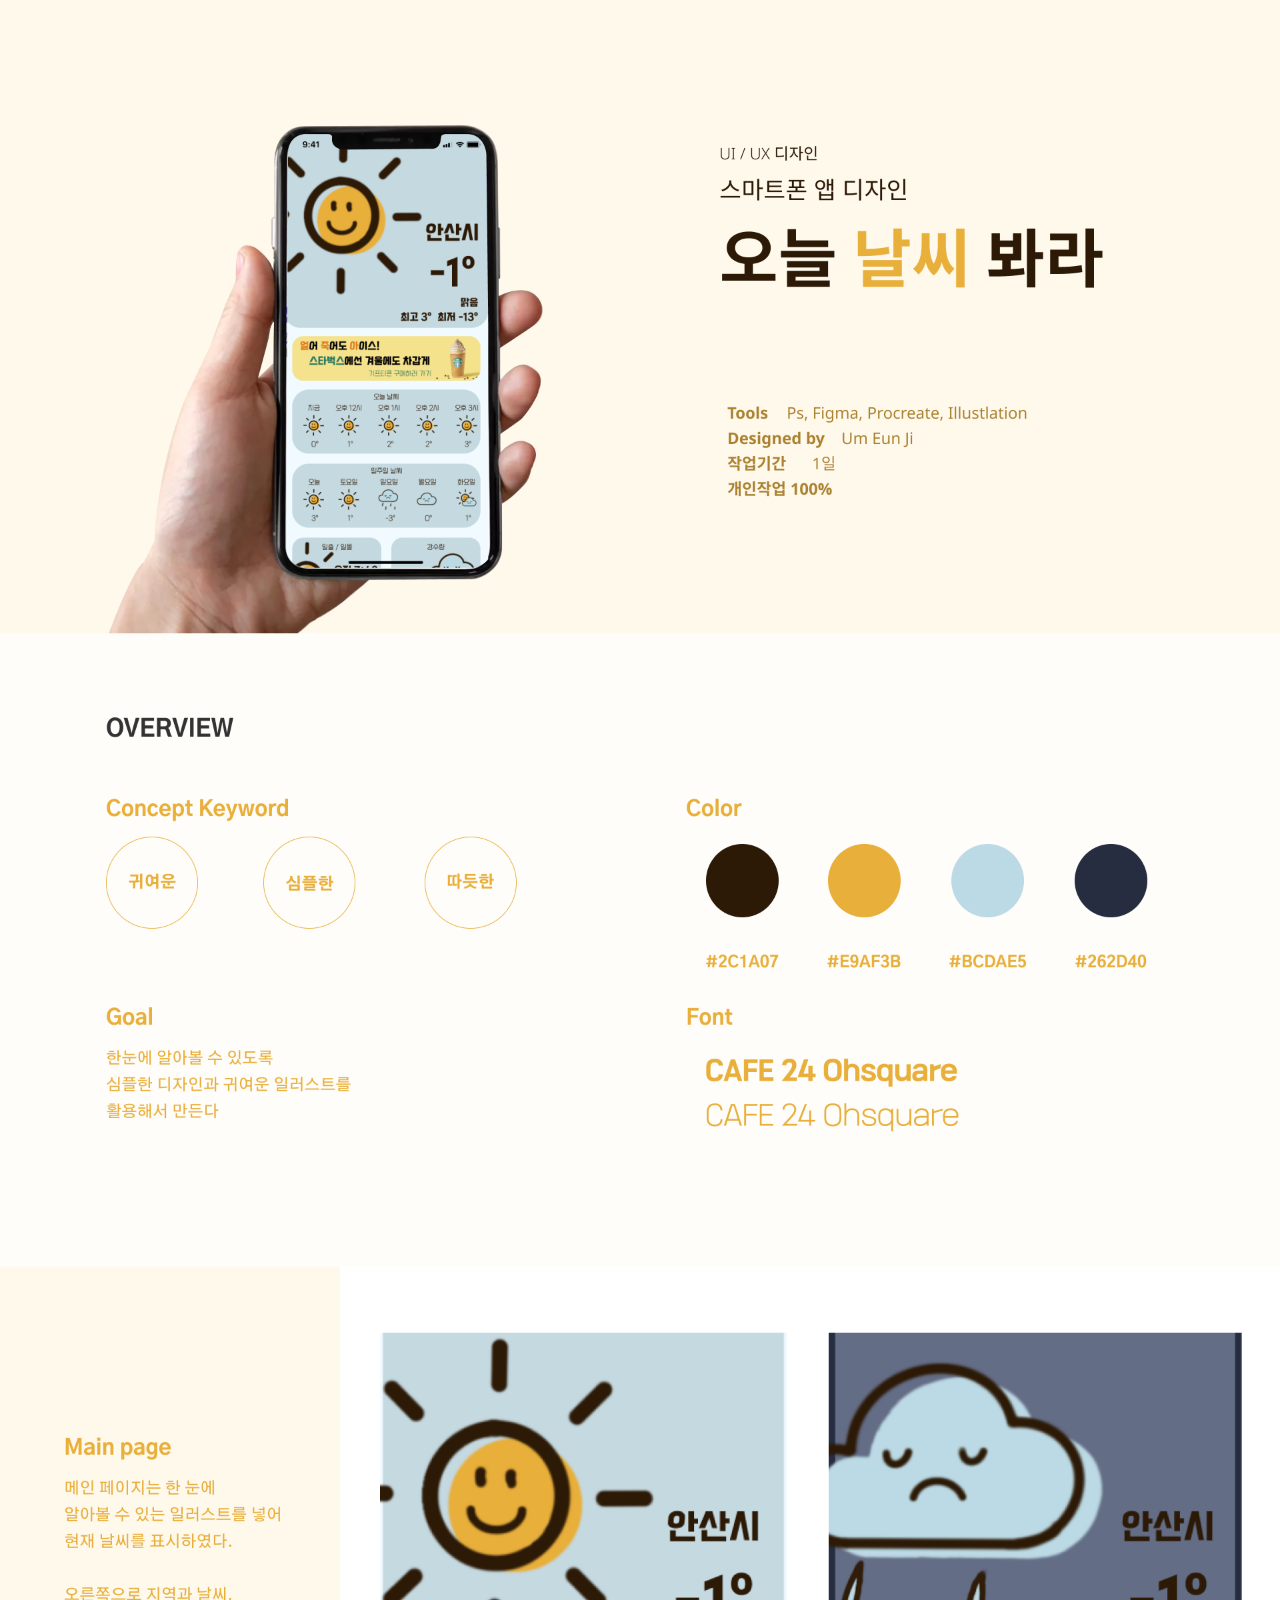
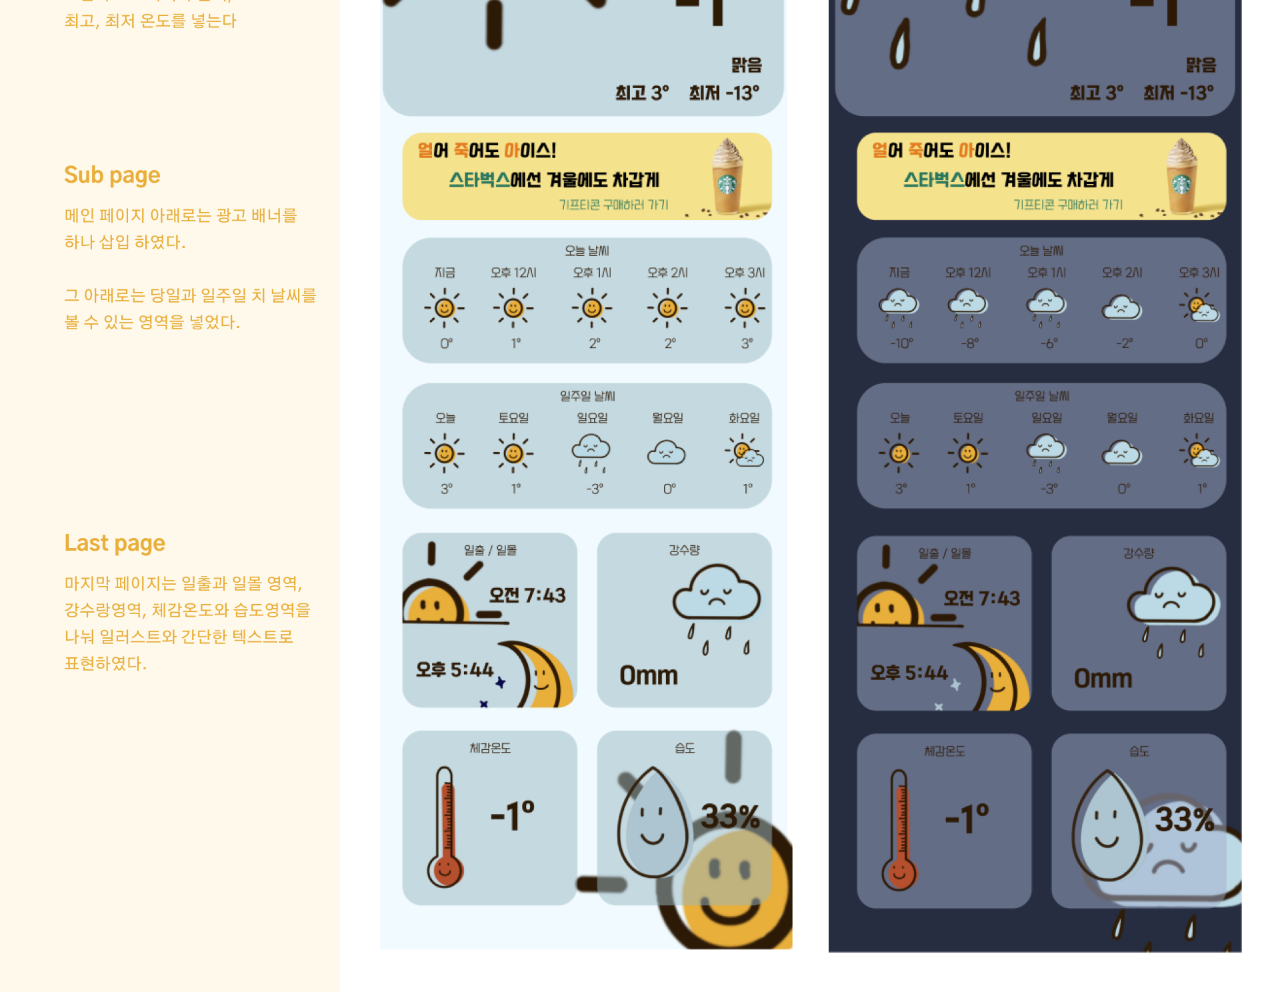
<file: weather.html>
<!DOCTYPE html>
<html lang="en">
<head>
    <meta charset="UTF-8">
    <meta http-equiv="X-UA-Compatible" content="IE=edge">
    <meta name="viewport" content="width=device-width, initial-scale=1, minimum-scale=1, maximum-scale=1, user-scalable=no">
    <title>오늘 날씨 봐라!</title>
    <style>
        *{
            margin: 0;
            padding: 0;
        }
        img{display: block;}
        body{
            width: 100%;
        }
        body img{width: 100%;}
    </style>
</head>
<body>
    <img src="images/weather.png" alt="오늘 날씨 봐라">
</body>
</html>
</file>
